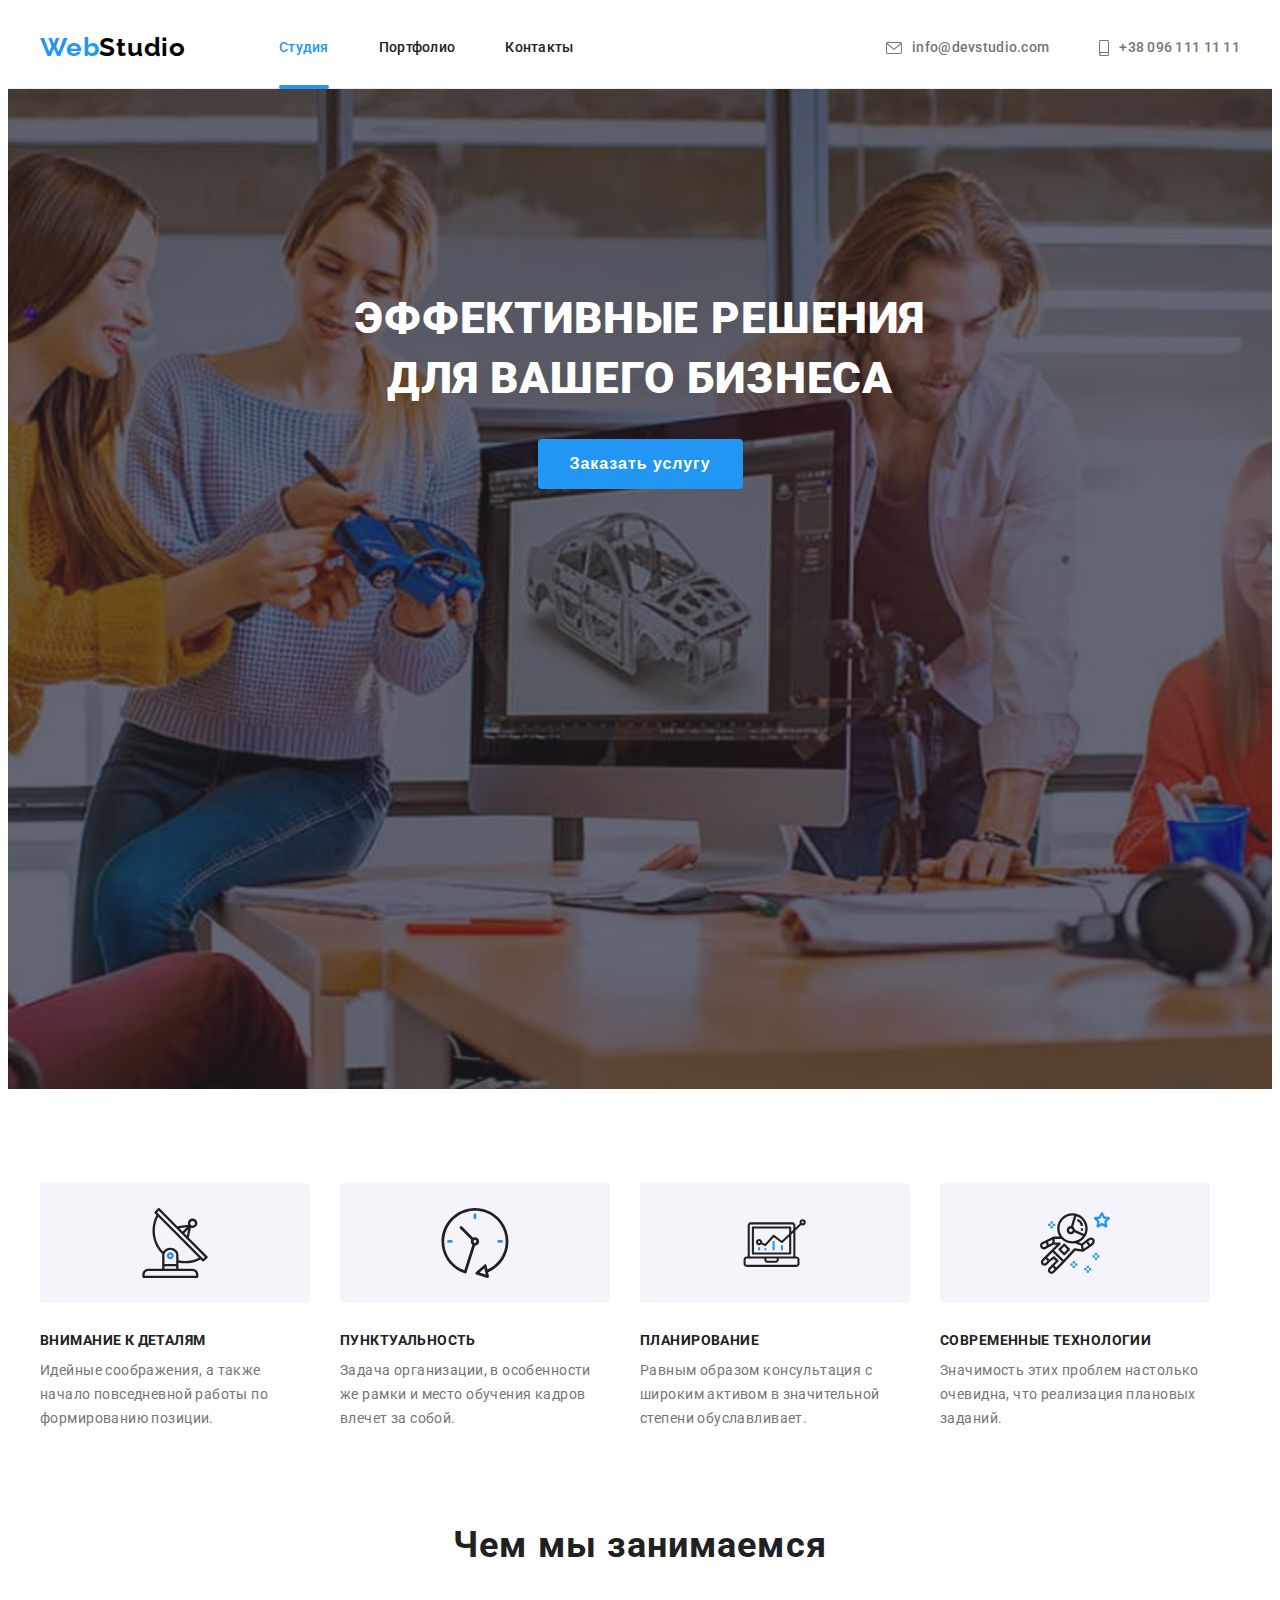
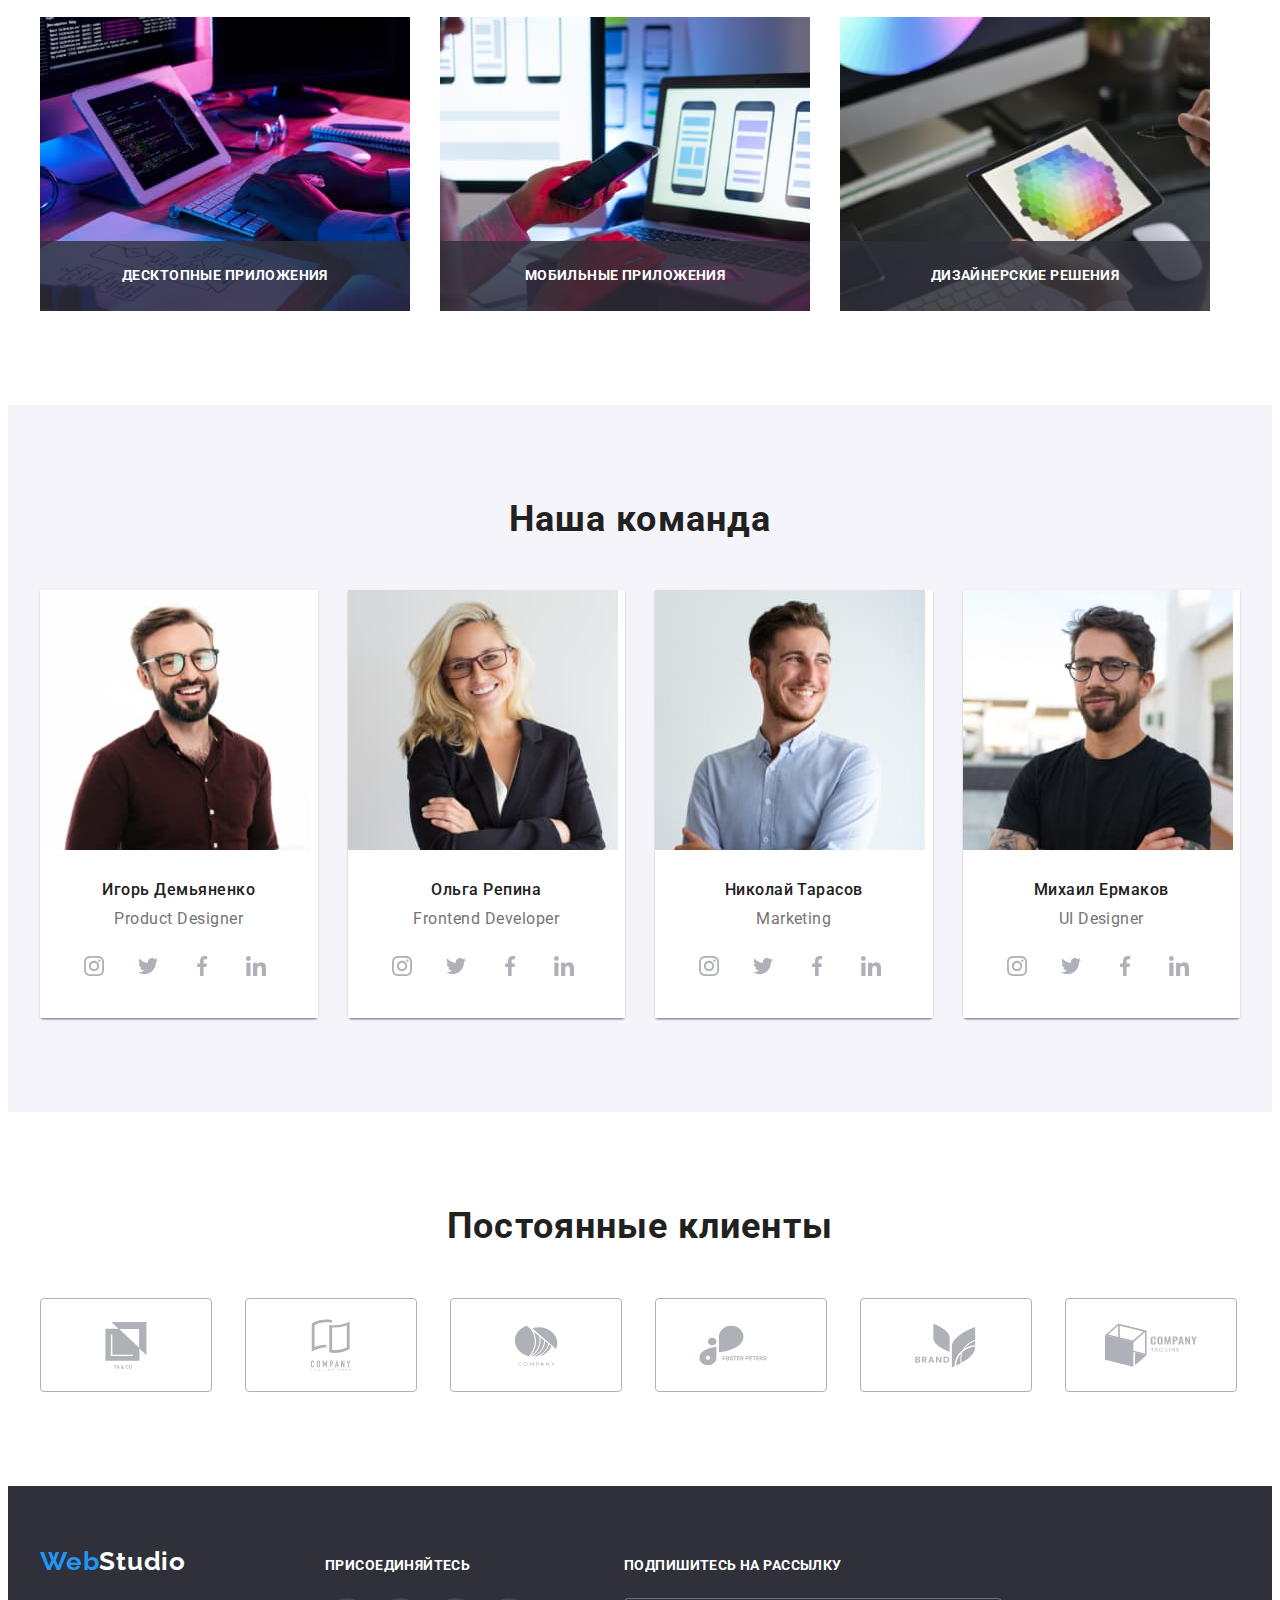
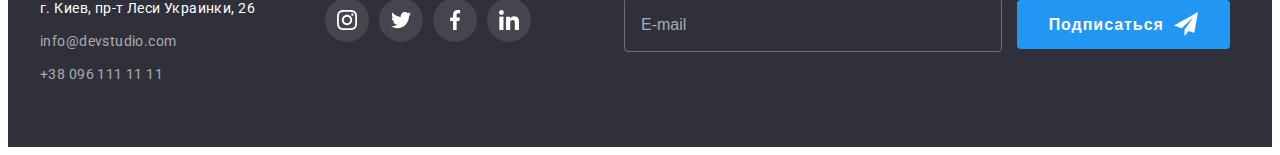
<file: index.html>
<!DOCTYPE html>
<html lang="ru">
<head>
    <meta charset="UTF-8">
    <meta name="viewport" content="width=device-width, initial-scale=1.0">
    <title>Document</title>    
    <link rel="stylesheet" href="https://cdnjs.cloudflare.com/ajax/libs/modern-normalize/1.0.0/modern-normalize.min.css"
        integrity="sha512-ISS7cAi1PEhQ8jnbJpJZMd29NlhNj4AWYyLOSp2CE/CsHxTCu+r+t0D2yoJudVrd0/8fTVPUVDzY5Tvli75u/g=="
        crossorigin="anonymous" />
    <link rel="preconnect" href="https://fonts.gstatic.com">
    <link href="https://fonts.googleapis.com/css2?family=Raleway:wght@700&family=Roboto:wght@400;500;700;900&display=swap"
        rel="stylesheet">
    <link rel="stylesheet" href="./css/main.min.css"/>
</head>

<body>

    <!-- HEADER -->
<header> 
    <div class="container main-nav">  
    <nav class="site-nav">

        <a href="./" class="logo"> <span class="logo_blue-component">Web</span><span class="logo_black-component">Studio</span></a>
       
        <ul class="pages list ">
            <li class="item"><a href="./index.html" class="link current">Студия</a></li>
            <li class="item"><a href="./portfolio.html" class="link">Портфолио</a></li>
            <li class="item"><a href="#" class="link">Контакты</a></li>
        </ul>
         </nav>

        
            <ul class="address-nav list">
            <li class="item">
            <a href="mailto:info@devstudio.com" class="contacts-order link">
                <svg class="contacts-icon" width="16px" height="12px">
                    <use href="./images/icons.svg#icon-envelope"></use>
                </svg>
                info@devstudio.com</a></li>
            <li class="item"><a href="tel:+380961111111" class="contacts-order link">
                <svg class="contacts-icon" width="10px" height="16px">
                    <use href="./images/icons.svg#icon-smartphone"></use>
                </svg>
                +38 096 111 11 11</a></li>
            </ul>

        </div>
</header>

    <main>
        <!-- HERO -->

        <section class="hero">
            <h1 class="hero__title">Эффективные решения <br/> для вашего бизнеса</h1>
            <button data-modal-open type="button" class="button-primary">Заказать услугу</button>
        </section>

        <!-- ADVANTAGES SECTION -->

        <section class="section advant">
            <h2 class="visually-hidden">Наши преимущества</h2>
            
            <div class="container">
            <ul class="advant__list list">
                <li class="advant__item">
                    <div class="advant__content">
                        <svg class="advant__image" width="70px" height="70px">
                            <use href="./images/icons.svg#icon-antenna"></use>
                        </svg>
                    </div>
                    <h3 class="advant__title">Внимание к деталям</h3>
                    <p class="advant__description">Идейные соображения, а также начало повседневной работы по формированию позиции.</p>
                </li>

                <li class="advant__item">
                    <div class="advant__content">
                        <svg class="advant__image" width="70px" height="70px">
                            <use href="./images/icons.svg#icon-clock"></use>
                        </svg>
                    </div>
                    <h3 class="advant__title">Пунктуальность</h3>
                    <p class="advant__description">Задача организации, в особенности же рамки и место обучения кадров влечет за собой.</p>
                </li>

                <li class="advant__item">
                    <div class="advant__content">
                        <svg class="advant__image" width="70px" height="70px">
                            <use href="./images/icons.svg#icon-diagram"></use>
                        </svg>
                    </div>
                    <h3 class="advant__title">Планирование</h3>
                    <p class="advant__description">Равным образом консультация с широким активом в значительной степени обуславливает.</p>
                </li>

                <li class="advant__item">
                    <div class="advant__content">
                        <svg class="advant__image" width="70px" height="70px">
                            <use href="./images/icons.svg#icon-astronaut"></use>
                        </svg>
                    </div>
                    <h3 class="advant__title">Современные технологии</h3>
                    <p class="advant__description">Значимость этих проблем настолько очевидна, что реализация плановых заданий.</p>
                </li>
            </ul>
            </div>
        
        </section>        
         
        <!-- SERVICES SECTION -->

        <section class="section section__serv">
            <div class="container">
            <h2 class="section__title">Чем мы занимаемся</h2>
            <ul class="serv__list list">
                <li class="serv__item">
                    
                    <img src="./images/img_1.jpg" alt="Человек, работающий с планшетом и клавиатурой" width="370">
                    
                    <div class="serv__overlay">
                    <p class="serv__direction">Десктопные приложения</p>
                    </div>
                </li>

                <li class="serv__item">
                    <img src="./images/img_2.jpg" alt="Человек, работающий с телефоном и ноутбуком" width="370">

                    <div class="serv__overlay">
                        <p class="serv__direction">Мобильные приложения</p>
                    </div>
                </li>

                <li class="serv__item">
                    <img src="./images/img_3.jpg" alt="Человек рассматривает цветовую гамму на планшете" width="370">

                    <div class="serv__overlay">
                        <p class="serv__direction">Дизайнерские решения</p>
                    </div>
                </li>
            </ul>
            </div>
        </section>

        <!-- TEAM SECTION -->

        <section class="section section__team">
            <div class="container">
            <h2 class="section__title">Наша команда</h2>
            <ul class="list team__list">
                <li class="team__member"> 
                    <img src="./images/img_id.jpg" alt="Игорь Демьяненко" width="270">
                <div class="team__content">
                <h3 class="team__person">Игорь Демьяненко</h3>
                <p class="team__position">Product Designer</p>
                <ul class="social-list list">
                    <li class="social-list__item">
                        <a href="#" class="social-list__link link">
                            <svg class="social-list__icon" width="20px" height="20px">
                                <use href="./images/icons.svg#icon-instagram"></use>
                            </svg>
                        </a>
                    </li>
                    <li class="social-list__item">
                        <a href="#" class="social-list__link link">
                            <svg class="social-list__icon" width="20px" height="20px">
                                <use href="./images/icons.svg#icon-twitter"></use>
                            </svg>
                        </a>
                    </li>
                    <li class="social-list__item">
                        <a href="#" class="social-list__link link">
                            <svg class="social-list__icon" width="20px" height="20px">
                                <use href="./images/icons.svg#icon-facebook"></use>
                            </svg>
                        </a>
                    </li>
                    <li class="social-list__item">
                        <a href="#" class="social-list__link link">
                            <svg class="social-list__icon" width="20px" height="20px">
                                <use href="./images/icons.svg#icon-linkedin"></use>
                            </svg>
                        </a>
                    </li>
                </ul>
                </div>
                </li>

                <li class="team__member">
                    <img src="./images/img_or.jpg" alt="Ольга Репина" width="270">
                <div class="team__content">
                <h3 class="team__person">Ольга Репина</h3>
                <p class="team__position">Frontend Developer</p>
                <ul class="social-list list">
                    <li class="social-list__item">
                        <a href="#" class="social-list__link link">
                            <svg class="social-list__icon" width="20px" height="20px">
                                <use href="./images/icons.svg#icon-instagram"></use>
                            </svg>
                        </a>
                    </li>
                    <li class="social-list__item">
                        <a href="#" class="social-list__link link">
                            <svg class="social-list__icon" width="20px" height="20px">
                                <use href="./images/icons.svg#icon-twitter"></use>
                            </svg>
                        </a>
                    </li>
                    <li class="social-list__item">
                        <a href="#" class="social-list__link link">
                            <svg class="social-list__icon" width="20px" height="20px">
                                <use href="./images/icons.svg#icon-facebook"></use>
                            </svg>
                        </a>
                    </li>
                    <li class="social-list__item">
                        <a href="#" class="social-list__link link">
                            <svg class="social-list__icon" width="20px" height="20px">
                                <use href="./images/icons.svg#icon-linkedin"></use>
                            </svg>
                        </a>
                    </li>
                </ul>
                </div>
                </li>

                <li class="team__member">
                    <img src="./images/img_nt.jpg" alt="Николай Тарасов" width="270">
                <div class="team__content">
                <h3 class="team__person">Николай Тарасов</h3>
                <p class="team__position">Marketing</p> 
                <ul class="social-list list">
                    <li class="social-list__item">
                        <a href="#" class="social-list__link link">
                            <svg class="social-list__icon" width="20px" height="20px">
                                <use href="./images/icons.svg#icon-instagram"></use>
                            </svg>
                        </a>
                    </li>
                    <li class="social-list__item">
                        <a href="#" class="social-list__link link">
                            <svg class="social-list__icon" width="20px" height="20px">
                                <use href="./images/icons.svg#icon-twitter"></use>
                            </svg>
                        </a>
                    </li>
                    <li class="social-list__item">
                        <a href="#" class="social-list__link link">
                            <svg class="social-list__icon" width="20px" height="20px">
                                <use href="./images/icons.svg#icon-facebook"></use>
                            </svg>
                        </a>
                    </li>
                    <li class="social-list__item">
                        <a href="#" class="social-list__link link">
                            <svg class="social-list__icon" width="20px" height="20px">
                                <use href="./images/icons.svg#icon-linkedin"></use>
                            </svg>
                        </a>
                    </li>
                </ul>
                </div>
                </li>

                <li class="team__member">
                    <img src="./images/img_me.jpg" alt="Михаил Ермаков" width="270">
                <div class="team__content">
                <h3 class="team__person">Михаил Ермаков</h3>
                <p class="team__position">UI Designer</p>
                <ul class="social-list list">
                    <li class="social-list__item">
                        <a href="#" class="social-list__link link">
                            <svg class="social-list__icon" width="20px" height="20px">
                                <use href="./images/icons.svg#icon-instagram"></use>
                            </svg>
                        </a>
                    </li>
                    <li class="social-list__item">
                        <a href="#" class="social-list__link link">
                            <svg class="social-list__icon" width="20px" height="20px">
                                <use href="./images/icons.svg#icon-twitter"></use>
                            </svg>
                        </a>
                    </li>
                    <li class="social-list__item">
                        <a href="#" class="social-list__link link">
                            <svg class="social-list__icon" width="20px" height="20px">
                                <use href="./images/icons.svg#icon-facebook"></use>
                            </svg>
                        </a>
                    </li>
                    <li class="social-list__item">
                        <a href="#" class="social-list__link link">
                            <svg class="social-list__icon" width="20px" height="20px">
                                <use href="./images/icons.svg#icon-linkedin"></use>
                            </svg>
                        </a>
                    </li>
                </ul>
                </div>
                </li>
            </ul>
            </div>
                        
        </section>

        <!-- CLIENTS SECTION -->

        <section class="section">
            <div class="container">
                <h2 class="section__title">Постоянные клиенты</h2>

                <ul class="clients-list list">
                    <li class="clients-logo">
                        <a href="#" class="clients-link link">
                            <svg class="clients-icon" width="42" height="47">
                                <use href="./images/icons.svg#icon-client-1"></use>
                        </svg></a>
                    </li>
                        
                    <li class="clients-logo">
                        <a href="#" class="clients-link link">
                            <svg class="clients-icon" width="40" height="52">
                                <use href="./images/icons.svg#icon-client-2"></use>
                            </svg></a>
                    </li>

                    <li class="clients-logo">
                        <a href="#" class="clients-link link">
                            <svg class="clients-icon" width="44" height="41">
                                <use href="./images/icons.svg#icon-client-3"></use>
                            </svg></a>
                    </li>

                    <li class="clients-logo">
                        <a href="#" class="clients-link link">
                            <svg class="clients-icon" width="84" height="41">
                                <use href="./images/icons.svg#icon-client-4"></use>
                            </svg></a>
                    </li>

                    <li class="clients-logo">
                        <a href="#" class="clients-link link">
                            <svg class="clients-icon" width="63" height="45">
                                <use href="./images/icons.svg#icon-client-5"></use>
                            </svg></a>
                    </li>

                    <li class="clients-logo">
                        <a href="#" class="clients-link link">
                            <svg class="clients-icon" width="94" height="44">
                                <use href="./images/icons.svg#icon-client-6"></use>
                            </svg></a>
                    </li>
                </ul>

            </div>
        </section>    


    </main>

    <!-- FOOTER SECTION -->

<footer class="footer-block">
    <div class="footer-content container ">
    <div class="address-block">
        <a href="/" class="logo footer-sign"> <span class="logo_blue-component">Web</span><span
                class="logo_white-component">Studio</span></a>
        <address class="footer-address">
            <ul class="list">
                <li class="address-item"><a href="#" class="address-link address-link-white">г. Киев, пр-т Леси Украинки, 26</a></li>
                <li class="address-item"><a href="mailto:info@devstudio.com" class="address-link">info@devstudio.com</a></li>
                <li class="address-item"><a href="tel:+380961111111" class="address-link">+38 096 111 11 11</a></li>
            </ul>
        </address>
    </div>
    <div class="join-block">
        <p class="join-mailing-content">Присоединяйтесь</p>
        <ul class="social-list list">
        <li class="social-list__item">
            <a href="#" class="social-list__link link">
                <svg class="social-list__icon" width="20px" height="20px">
                    <use href="./images/icons.svg#icon-instagram"></use>
                </svg>
            </a>
        </li>
        <li class="social-list__item">
            <a href="#" class="social-list__link link">
                <svg class="social-list__icon" width="20px" height="20px">
                    <use href="./images/icons.svg#icon-twitter"></use>
                </svg>
            </a>
        </li>
        <li class="social-list__item">
            <a href="#" class="social-list__link link">
                <svg class="social-list__icon" width="20px" height="20px">
                    <use href="./images/icons.svg#icon-facebook"></use>
                </svg>
            </a>
        </li>
        <li class="social-list__item">
            <a href="#" class="social-list__link link">
                <svg class="social-list__icon" width="20px" height="20px">
                    <use href="./images/icons.svg#icon-linkedin"></use>
                </svg>
            </a>
        </li>
        </ul>
  </div>

  <div class="mailing-block">
    <p class="join-mailing-content">Подпишитесь на рассылку</p>
    <form action="#" method="GET" class="contact-form">
    <input type="email" name="email-subscription" placeholder="E-mail" class="footer-input">
    <button type="submit" class="button-primary subscription">Подписаться
        <svg class="svg-send">
            <use href="./images/icons.svg#icon-send"></use>
        </svg>
    </button>
    </form>
  </div>
    </div>

</footer> 

<div class="backdrop is-hidden" data-modal>
    <div class="modal">
        <button type="button" class="modal-close-btn" data-modal-close>
            <svg class="icon-close" width="18" height="18">
                <use href="./images/icons.svg#icon-close"></use>
            </svg>
        </button>

        <form class="modal-form">
            <p class="modal-form-caption">Оставьте свои данные, мы вам перезвоним</p>
            
            <label for="modal-name" class="modal-form-field">Имя</label>
                
                <span class="modal-form-input-wrapper">
                    <input type="text" name="user-name" class="modal-form-input" id="modal-name" required >
                    <svg class="modal-form-icon" width="18" height="18">
                        <use href="./images/icons.svg#icon-modal-person"></use>
                    </svg>
                </span>
                
        
            
        
            <label for="modal-phone" class="modal-form-field">Телефон</label>
                
                <span class="modal-form-input-wrapper">
                    <input type="tel" name="user-phone" class="modal-form-input" id="modal-phone" required>
                    <svg class="modal-form-icon" width="18" height="18">
                        <use href="./images/icons.svg#icon-modal-phone"></use>
                    </svg>
                </span>
            

            <label for="modal-mail" class="modal-form-field">Почта</label>
                
                <span class="modal-form-input-wrapper">
                    <input type="email" name="user-email" class="modal-form-input" id="modal-mail" required>
                    <svg class="modal-form-icon" width="18" height="18">
                        <use href="./images/icons.svg#icon-modal-email"></use>
                    </svg>
                </span>
            
        
            <label for="modal-commentary" class="commentary"> Комментарий</label>
        
            <textarea name="user-message" class="modal-form-message" id="modal-commentary" placeholder="Введите текст"></textarea>
            
        
            <div class="modal-form-policy">
            <input type="checkbox" name="user-policy" class="modal-form-checkbox visually-hidden" id="checkbox-policy" required>
            <label for="checkbox-policy" class="modal-form-checkbox-policy">Соглашаюсь с рассылкой и принимаю
                <a class="modal-form-policy-link" href="#">Условия договора</a></label>
            </div>
            <button type="submit" class="modal-form-btn button-primary">Отправить</button>
        </form>
    </div>
</div>

<script src="./js/modal.js"></script>
</body>
</html>
</file>
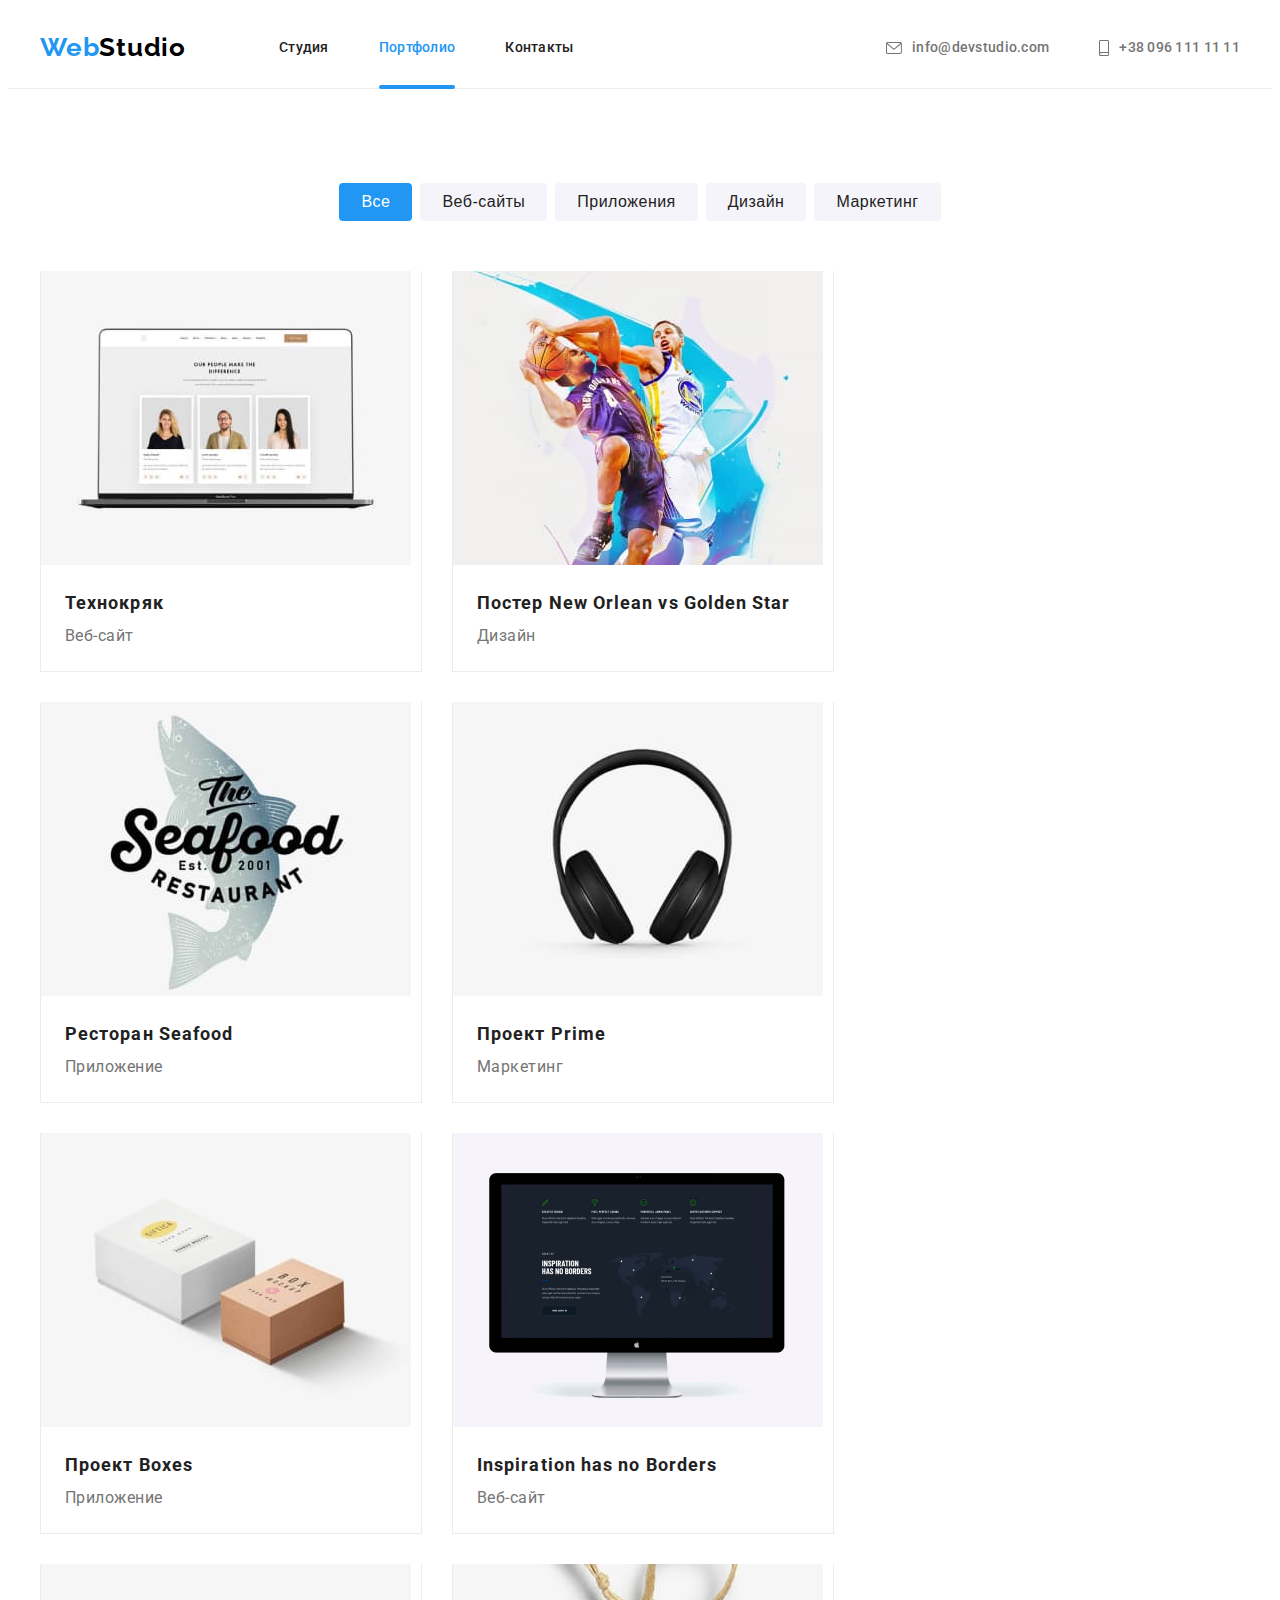
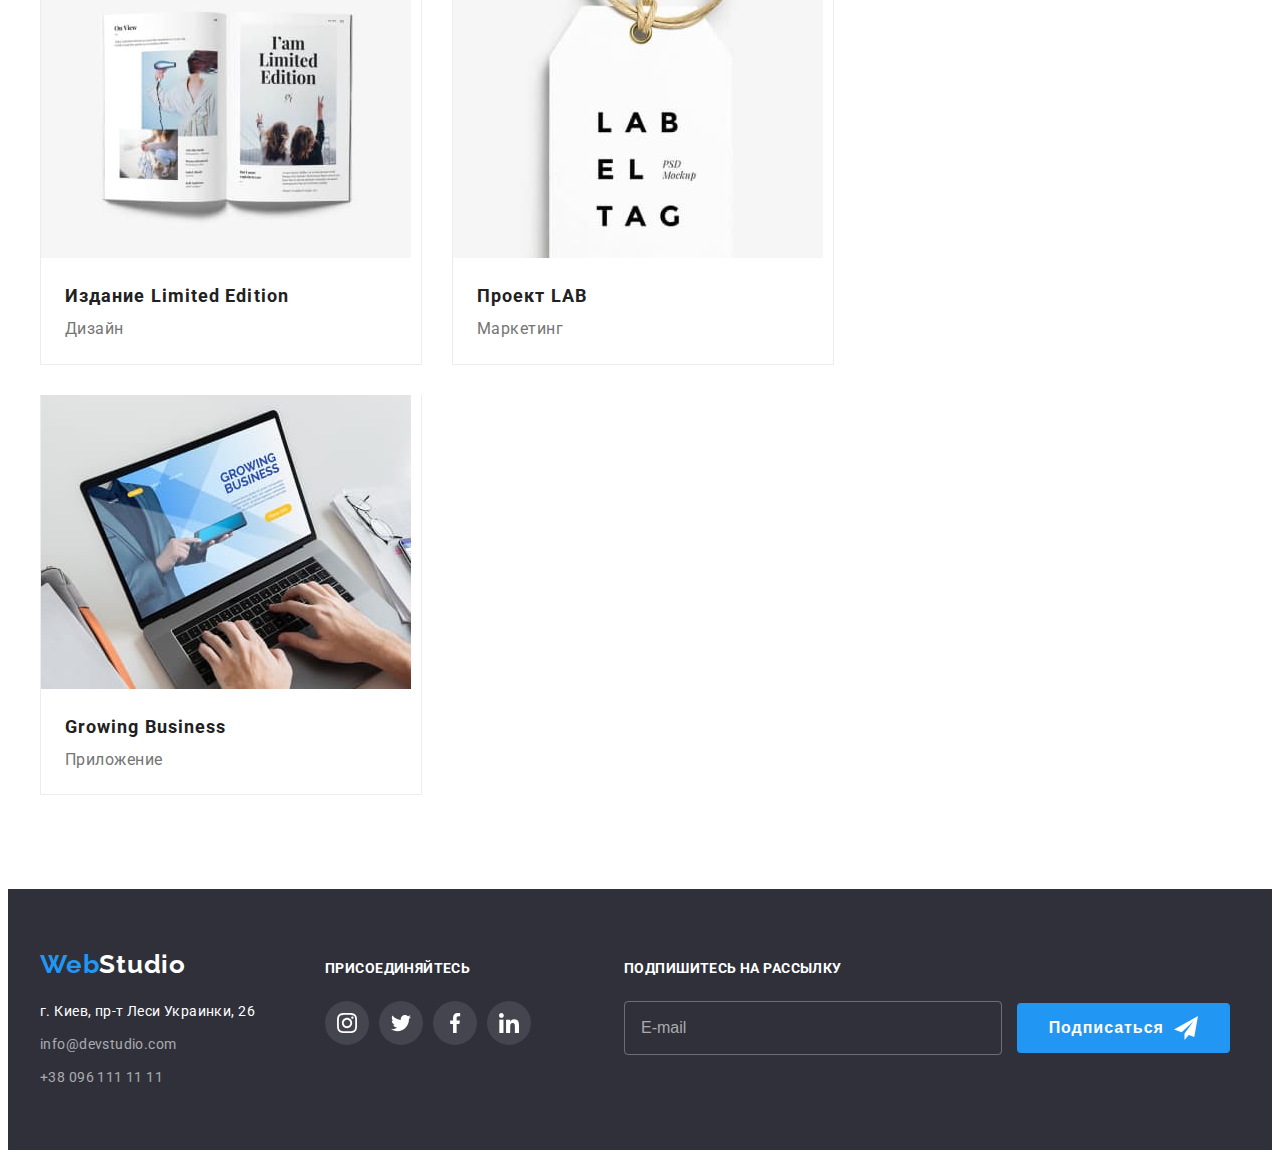
<file: portfolio.html>
<!DOCTYPE html>
<html lang="ru">
<head>
    <meta charset="UTF-8">
    <meta http-equiv="X-UA-Compatible" content="IE=edge">
    <meta name="viewport" content="width=device-width, initial-scale=1.0">
    <title>Document</title>
    <link rel="stylesheet" href="https://cdnjs.cloudflare.com/ajax/libs/modern-normalize/1.0.0/modern-normalize.min.css"
    integrity="sha512-ISS7cAi1PEhQ8jnbJpJZMd29NlhNj4AWYyLOSp2CE/CsHxTCu+r+t0D2yoJudVrd0/8fTVPUVDzY5Tvli75u/g=="
    crossorigin="anonymous" />
    <link rel="preconnect" href="https://fonts.gstatic.com">
    <link href="https://fonts.googleapis.com/css2?family=Raleway:wght@700&family=Roboto:wght@400;500;700;900&display=swap"
        rel="stylesheet">
    <link rel="stylesheet" href="./css/main.min.css"/>
</head>
<body>
    <!-- HEADER -->
    <header>
        <div class="container main-nav">
            <nav class="site-nav">
    
                <a href="./" class="logo"> <span class="logo_blue-component">Web</span><span
                        class="logo_black-component">Studio</span></a>
    
                <ul class="pages list ">
                <li class="item"><a href="./index.html" class="link">Студия</a></li>
                <li class="item"><a href="./portfolio.html" class="link current">Портфолио</a></li>
                <li class="item"><a href="#" class="link">Контакты</a></li>
            </ul>
            </nav>
            
            
                <ul class="address-nav list">
                    <li class="item">
                        <a href="mailto:info@devstudio.com" class="contacts-order link">
                            <svg class="contacts-icon" width="16px" height="12px">
                                <use href="./images/icons.svg#icon-envelope"></use>
                            </svg>
                            info@devstudio.com</a>
                    </li>
                    <li class="item"><a href="tel:+380961111111" class="contacts-order link">
                            <svg class="contacts-icon" width="10px" height="16px">
                                <use href="./images/icons.svg#icon-smartphone"></use>
                            </svg>
                            +38 096 111 11 11</a></li>
                </ul>
            
            </div>
    </header>

    <main>      
             <!--EXAMPLES  -->
        <section class="section examples">
            <h1 class="visually-hidden">Наши работы</h1>
            
            <!-- Фильтр, набор радиокнопок, клас "фильтр" -->
            <div class="container">
            <ul class="list button-list">
                <li class="filter-item"><button type="button" class="button-filter current">Все</button></li>
                <li class="filter-item"><button type="button" class="button-filter">Веб-сайты</button></li>
                <li class="filter-item"><button type="button" class="button-filter">Приложения</button></li>
                <li class="filter-item"><button type="button" class="button-filter">Дизайн</button></li>
                <li class="filter-item"><button type="button" class="button-filter">Маркетинг</button></li>
            </ul>
            </div>

            <div class="container">

            <ul class="list examples-set">
                <li class="exm-item"> 
                    <a href="#" class="exm-link">
                        <div class="exm-img-wrapper">                
                        <img src="./images/p1.jpg" alt="Ноутбук, на котором открыта веб-страница" width="370"> 
                        <p class="overlay exm-text">Технокряк это современная площадка распространения коронавируса. Компании используют эту платформу для цифрового шпионажа и атак на защищённые сервера конкурентов.</p> 
                        </div>
                        <div class="item-descript">
                        <h2 class="examples-title">Технокряк</h2>
                        <p class="examples-type">Веб-сайт</p> 
                        </div>
                    </a>
                </li>

                <li class="exm-item"> 
                    <a href="#" class="exm-link">
                        <div class="exm-img-wrapper">
                        <img src="./images/p2.jpg" alt="Наушники" width="370">
                        <p class="overlay exm-text">Технокряк это современная площадка распространения коронавируса. Компании используют эту платформудля цифрового шпионажа и атак на защищённые сервера конкурентов.</p>
                        </div>
                        <div class="item-descript">
                        <h2 class="examples-title">Постер New Orlean vs Golden Star</h2>
                        <p class="examples-type">Дизайн</p> 
                        </div>
                    </a>
                </li>

                <li class="exm-item">
                    <a href="#" class="exm-link">
                        <div class="exm-img-wrapper">
                        <img src="./images/p3.jpg" alt="Журнал" width="370">
                        <p class="overlay exm-text">Технокряк это современная площадка распространения коронавируса. Компании используют эту платформу для цифрового шпионажа и атак на защищённые сервера конкурентов.</p>
                        </div>
                        <div class="item-descript">
                        <h2 class="examples-title">Ресторан Seafood</h2>
                        <p class="examples-type">Приложение</p>
                        </div>
                    </a>
                </li>

                <li class="exm-item">
                    <a href="#" class="exm-link">
                        <div class="exm-img-wrapper">
                        <img src="./images/p4.jpg" alt="Баскетболисты" width="370">
                        <p class="overlay exm-text">Технокряк это современная площадка распространения коронавируса. Компании используют эту платформу для цифрового шпионажа и атак на защищённые сервера конкурентов.</p>
                        </div>
                        <div class="item-descript">
                        <h2 class="examples-title">Проект Prime</h2>
                        <p class="examples-type">Маркетинг</p>
                        </div>
                    </a>
                </li>

                <li class="exm-item">
                    <a href="#" class="exm-link">
                        <div class="exm-img-wrapper">
                        <img src="./images/p5.jpg" alt="Коробки" width="370">
                        <p class="overlay exm-text">Технокряк это современная площадка распространения коронавируса. Компании используют эту платформу для цифрового шпионажа и атак на защищённые сервера конкурентов.</p>
                        </div>
                        <div class="item-descript">
                        <h2 class="examples-title">Проект Boxes</h2>
                        <p class="examples-type">Приложение</p>  
                    </div>
                    </a>    
                </li>

                <li class="exm-item"> 
                        <a href="#" class="exm-link">
                        <div class="exm-img-wrapper">
                        <img src="./images/p6.jpg" alt="Бирка" width="370">
                        <p class="overlay exm-text">Технокряк это современная площадка распространения коронавируса. Компании используют эту платформу для цифрового шпионажа и атак на защищённые сервера конкурентов.</p>
                        </div>
                        <div class="item-descript">
                        <h2 class="examples-title">Inspiration has no Borders</h2>
                        <p class="examples-type">Веб-сайт</p>  
                        </div>
                    </a>
                </li>

                <li class="exm-item">
                    <a href="#" class="exm-link">
                        <div class="exm-img-wrapper">
                        <img src="./images/p7.jpg" alt="Бренд ресторана" width="370">
                        <p class="overlay exm-text">Технокряк это современная площадка распространения коронавируса. Компании используют эту платформу для цифрового шпионажа и атак на защищённые сервера конкурентов.</p>
                        </div>
                        <div class="item-descript">
                        <h2 class="examples-title">Издание Limited Edition</h2>
                        <p class="examples-type">Дизайн</p>  
                        </div>
                    </a>
                </li>

                <li class="exm-item">
                    <a href="#" class="exm-link ">
                        <div class="exm-img-wrapper">
                        <img src="./images/p8.jpg" alt="Монитор компьютера" width="370">
                        <p class="overlay exm-text">Технокряк это современная площадка распространения коронавируса. Компании используют эту платформу для цифрового шпионажа и атак на защищённые сервера конкурентов.</p>
                        </div>
                        <div class="item-descript">
                        <h2 class="examples-title">Проект LAB</h2>
                        <p class="examples-type">Маркетинг</p>
                        </div>
                    </a>
                </li>

                <li class="exm-item">
                    <a href="#" class="exm-link">
                        <div class="exm-img-wrapper">
                        <img src="./images/p9.jpg" alt="Человек, работающий за ноутбуком" width="370">
                        <p class="overlay exm-text">Технокряк это современная площадка распространения коронавируса. Компании используют эту платформу для цифрового шпионажа и атак на защищённые сервера конкурентов.</p>
                        </div>
                        <div class="item-descript">
                        <h2 class="examples-title">Growing Business</h2>
                        <p class="examples-type">Приложение</p>
                        </div>
                    </a>
                </li>
            </ul>
            </div>
        

        </section>
    </main>

<!-- FOOTER SECTION -->

<footer class="footer-block">
    <div class="footer-content container ">
        <div class="address-block">
            <a href="/" class="logo footer-sign"> <span class="logo_blue-component">Web</span><span
                    class="logo_white-component">Studio</span></a>
            <address class="footer-address">
                <ul class="list">
                    <li class="address-item"><a href="#" class="address-link address-link-white">г. Киев, пр-т Леси
                            Украинки, 26</a></li>
                    <li class="address-item"><a href="mailto:info@devstudio.com"
                            class="address-link">info@devstudio.com</a></li>
                    <li class="address-item"><a href="tel:+380961111111" class="address-link">+38 096 111 11 11</a></li>
                </ul>
            </address>
        </div>
        <div class="join-block">
            <p class="join-mailing-content">Присоединяйтесь</p>
            <ul class="social-list list">
                <li class="social-list__item">
                    <a href="#" class="social-list__link link">
                        <svg class="social-list__icon" width="20px" height="20px">
                            <use href="./images/icons.svg#icon-instagram"></use>
                        </svg>
                    </a>
                </li>
                <li class="social-list__item">
                    <a href="#" class="social-list__link link">
                        <svg class="social-list__icon" width="20px" height="20px">
                            <use href="./images/icons.svg#icon-twitter"></use>
                        </svg>
                    </a>
                </li>
                <li class="social-list__item">
                    <a href="#" class="social-list__link link">
                        <svg class="social-list__icon" width="20px" height="20px">
                            <use href="./images/icons.svg#icon-facebook"></use>
                        </svg>
                    </a>
                </li>
                <li class="social-list__item">
                    <a href="#" class="social-list__link link">
                        <svg class="social-list__icon" width="20px" height="20px">
                            <use href="./images/icons.svg#icon-linkedin"></use>
                        </svg>
                    </a>
                </li>
            </ul>
        </div>

        <div class="mailing-block">
            <p class="join-mailing-content">Подпишитесь на рассылку</p>
            <form action="#" method="GET" class="contact-form">
                <input type="email" name="email-subscription" placeholder="E-mail" class="footer-input">
                <button type="submit" class="button-primary subscription">Подписаться
                    <svg class="svg-send">
                        <use href="./images/icons.svg#icon-send"></use>
                    </svg>
                </button>
            </form>
        </div>
    </div>

</footer>
    
</body>
</html>
</file>
<file: css/main.min.css>
.visually-hidden{position:absolute;width:1px;height:1px;margin:-1px;border:0;padding:0;white-space:nowrap;clip-path:inset(100%);clip:rect(0 0 0 0);overflow:hidden}h1,h2,h3,h4,h5,h6,p,ul{margin-top:0;margin-bottom:0}ul,ol{margin-top:0;margin-bottom:0;padding-left:0}body{color:#757575;font-family:"Roboto", sans-serif;letter-spacing:-0.03em;font-size:14px;line-height:1.71}img{display:block;max-width:100%;height:auto}.list{list-style:none;padding:0;margin:0}.container{margin-left:auto;margin-right:auto;width:1200px;padding-left:15px;padding-right:15px}.section{padding-top:94px;padding-bottom:94px}.section__title{margin-bottom:50px;color:#212121;font-weight:700;font-size:36px;line-height:1.16;text-align:center;letter-spacing:0.03em}.button-primary{display:inline-block;min-width:200px;padding:10px 32px;border-radius:4px;border:none;background-color:#2196f3;color:#fff;font-weight:700;font-size:16px;line-height:1.87;align-items:center;letter-spacing:0.06em;text-decoration:none;cursor:pointer}.button-primary.subscription{display:inline-flex;justify-content:center;align-items:center}.logo{display:block;padding-top:24px;padding-bottom:25px;font-family:"Raleway", sans-serif;font-size:26px;font-weight:700;line-height:1.19;text-decoration:none;letter-spacing:0.03em}.logo_blue-component{color:#2196f3}.logo_black-component{color:#000}.logo_white-component{color:#fff}.site-nav{display:flex}.pages{display:flex;margin-left:93px}.pages .item+.item{margin-left:50px}.pages .item:last-child{margin-right:0}.site-nav .link{display:block;padding-top:32px;padding-bottom:32px;color:#212121;font-weight:500;font-size:14px;line-height:1.14;letter-spacing:0.02em;text-decoration:none;transition:color 250ms cubic-bezier(0.4, 0, 0.2, 1)}.site-nav .link.current{position:relative;color:#2196f3}.site-nav .link:hover,.site-nav .link:focus{color:#2196f3}.link.current::after{content:"";position:absolute;left:0;bottom:-1px;display:block;width:100%;height:4px;background-color:#2196f3;border-radius:2px}.address-nav{display:flex;margin-left:auto;align-items:center}.address-nav .item+.item{margin-left:50px}.address-nav .link{padding-top:32px;padding-bottom:32px;color:#757575;font-style:normal;font-weight:500;font-size:14px;line-height:1.14;letter-spacing:0.02em;text-decoration:none;transition:color 250ms cubic-bezier(0.4, 0, 0.2, 1)}.address-nav .link:hover,.address-nav .link:focus{color:#2196f3}.contacts-order{display:flex;align-items:center}.contacts-icon{fill:currentColor;margin-right:10px;transition:fill 250ms cubic-bezier(0.4, 0, 0.2, 1)}.contacts-icon:hover,.contacts-icon:focus{fill:#2196f3}.social-list{display:flex;align-items:center}.social-list__item:not(:last-child){margin-right:10px}.social-list__link{display:flex;justify-content:center;align-items:center;border-radius:50%;width:44px;height:44px;color:#afb1b8;background-color:transparent;transition:background-color 250ms cubic-bezier(0.4, 0, 0.2, 1)}.social-list__link:hover,.social-list__link:focus{background-color:#2196f3}.social-list__icon{fill:currentColor;transition:fill 250ms cubic-bezier(0.4, 0, 0.2, 1)}.social-list__link:hover .social-list__icon,.social-list__link:focus .social-list__icon{fill:#fff}.button-list{display:flex;justify-content:center;margin-bottom:50px}.button-filter{display:inline-block;padding:6px 22px;background-color:#f5f4fa;color:#212121;border-radius:4px;border:none;cursor:pointer;font-weight:500;font-size:16px;line-height:1.62;text-align:center;letter-spacing:0.03em;transition:background-color 250ms cubic-bezier(0.4, 0, 0.2, 1),color 250ms cubic-bezier(0.4, 0, 0.2, 1),box-shadow 250ms cubic-bezier(0.4, 0, 0.2, 1)}.button-filter:hover,.button-filter:focus{background-color:#2196f3;color:#fff;box-shadow:0px 3px 1px rgba(0,0,0,0.1),0px 1px 2px rgba(0,0,0,0.08),0px 2px 2px rgba(0,0,0,0.12)}.button-filter.current{background-color:#2196f3;color:#fff}.filter-item+.filter-item{margin-left:8px}.backdrop{position:fixed;top:0;left:0;width:100vw;height:100vh;background-color:rgba(0,0,0,0.2);z-index:100;transition:opacity 250ms cubic-bezier(0.4, 0, 0.2, 1),visibility 250ms cubic-bezier(0.4, 0, 0.2, 1)}.backdrop.is-hidden{opacity:0;visibility:hidden;pointer-events:none}.modal{position:absolute;top:50%;left:50%;transform:translate(-50%, -50%);min-width:528px;min-height:580px;padding:40px;background-color:#fff;border-radius:4px;box-shadow:0px 1px 3px rgba(0,0,0,0.12),0px 1px 1px rgba(0,0,0,0.14),0px 2px 1px rgba(0,0,0,0.2)}.modal-close-btn{position:absolute;top:8px;right:8px;display:flex;justify-content:center;align-items:center;width:30px;height:30px;background-color:transparent;border:1px solid rgba(0,0,0,0.1);border-radius:50%;cursor:pointer;padding:0}.icon-close{fill:currentColor;transition:fill 250ms cubic-bezier(0.4, 0, 0.2, 1)}.modal-close-btn:hover .icon-close,.modal-close-btn:focus .icon-close{fill:#2196f3}.modal-form-caption{margin-bottom:12px;color:#212121;font-size:20px;font-weight:700;text-align:center;letter-spacing:0.03em}.modal-form{display:flex;flex-direction:column}.modal-form-input-wrapper{display:block;position:relative;margin-bottom:10px}.modal-form-icon{position:absolute;top:50%;left:12px;transform:translateY(-50%);display:block;transition:fill 250ms cubic-bezier(0.4, 0, 0.2, 1)}.modal-form-input:hover+.modal-form-icon,.modal-form-input:focus+.modal-form-icon{fill:#2196f3}.modal-form-input{width:100%;height:40px;padding-left:42px;border:1px solid rgba(33,33,33,0.2);border-radius:4px}.modal-form-input:focus{border-color:#2196f3;outline:none}.modal-form-message{width:100%;height:120px;resize:none;padding:12px 16px;margin-bottom:20px;border:1px solid rgba(33,33,33,0.2);border-radius:4px}.modal-form-message::placeholder{color:rgba(117,117,117,0.5);font-weight:400;font-size:12px;line-height:1.16;letter-spacing:0.01em}.modal-form-message:focus{outline:none;border-color:#2196f3}.modal-form-policy{display:flex;justify-content:center;align-items:center}.modal-form-checkbox-policy{font-size:14px;line-height:1.71;letter-spacing:0.03em;color:#757575}.modal-form-checkbox-policy::before{display:inline-block;vertical-align:middle;content:"";width:16px;height:15px;background-image:url(../images/icons-for-form/form-box.svg);cursor:pointer;margin-right:10px}.modal-form-checkbox:checked+.modal-form-checkbox-policy::before{background-image:url(../images/icons-for-form/check-colored.svg)}.modal-form-policy-link{color:#2196f3}.modal-form-btn{align-self:center;min-width:200px;margin-top:30px}header{border-bottom:1px solid #ececec}.main-nav{display:flex;align-items:center;justify-content:space-between}.hero{padding-top:200px;padding-bottom:200px;background-position:center;background-repeat:no-repeat;background-color:#c4c4c4;background-image:linear-gradient(rgba(47,48,58,0.4), rgba(47,48,58,0.4)),url("../images/hero_img.jpg");max-width:1600px;height:600px;background-size:cover;margin:0 auto;display:block;letter-spacing:0.06em;text-align:center}.hero__title{margin-top:0;margin-bottom:30px;color:#fff;font-weight:900;font-size:44px;line-height:1.36;text-align:center;text-transform:uppercase}.advant{padding-bottom:47px}.advant__list{display:flex}.advant__list .advant__item{width:270px;margin-bottom:0}.advant__list .advant__item+.advant__item{margin-left:30px}.advant__content{display:flex;justify-content:center;align-items:center;width:270px;height:120px;background-color:#f5f4fa;border-radius:4px;margin-bottom:30px}.advant__title{margin-top:0;margin-bottom:10px;color:#212121;font-weight:700;font-size:14px;line-height:1.14;letter-spacing:0.03em;text-transform:uppercase}.advant__description{font-size:14px;font-weight:400;line-height:1.71;letter-spacing:0.03em}.section__serv{padding-top:47px}.serv__list{display:flex}.serv__item{position:relative}.serv__item:not(:first-child){margin-left:30px}.serv__overlay{position:absolute;bottom:0;left:0;width:100%;height:70px;display:flex;justify-content:center;align-items:center;background-color:rgba(47,48,58,0.8)}.serv__direction{color:#fff;font-weight:700;font-size:14px;line-height:1.14;text-align:center;letter-spacing:0.03em;text-transform:uppercase}.section__team{background-color:#f5f4fa}.team__list{display:flex;text-align:center;flex-wrap:wrap;margin-left:calc(-1 * 30px);margin-top:calc(-1 * 30px)}.team__member{background-color:#ffffff;box-shadow:0px 1px 3px rgba(0,0,0,0.12),0px 1px 1px rgba(0,0,0,0.14),0px 2px 1px rgba(0,0,0,0.2);border-radius:0px 0px 4px 4px}.team__list .team__member{flex-basis:calc(100% / 4 - 30px);margin-top:30px;margin-left:30px}.team__content{padding:30px 32px;background-color:#fff}.team__person{margin-bottom:10px;color:#212121;font-weight:500;font-size:16px;line-height:1.19;letter-spacing:0.03em}.team__position{margin-bottom:16px;font-weight:400;font-size:16px;line-height:1.19;letter-spacing:0.03em}.clients-list{display:flex;flex-wrap:wrap;margin-left:calc(-1 * 30px);margin-top:calc(-1 * 30px)}.clients-logo{display:block;flex-basis:calc(100% / 6 - 30px);margin-left:30px;margin-top:30px}.clients-link{display:flex;justify-content:center;align-items:center;color:#afb1b8;width:170px;height:92px;border:1px solid #afb1b8;border-radius:4px;transition:border-color 250ms cubic-bezier(0.4, 0, 0.2, 1),color 250ms cubic-bezier(0.4, 0, 0.2, 1)}.clients-link:hover,.clients-link:focus{border-color:#2196f3;color:#2196f3}.clients-icon{fill:currentColor}.examples-set{display:flex;flex-wrap:wrap;margin-left:calc(-1 * 30px);margin-top:calc(-1 * 30px)}.exm-link{display:block;text-decoration:none;transition:box-shadow 250ms cubic-bezier(0.4, 0, 0.2, 1)}.exm-link:hover,.exm-link:focus{box-shadow:0px 1px 1px rgba(0,0,0,0.12),0px 4px 4px rgba(0,0,0,0.06),1px 4px 6px rgba(0,0,0,0.16)}.exm-item{border:1px solid #ececec;border-top:0;cursor:pointer}.exm-item .item-descript{padding-top:20px;padding-bottom:20px;padding-left:24px;padding-right:24px}.examples-set>.exm-item{flex-basis:calc(100% / 3 - 30px);margin-left:30px;margin-top:30px}.examples-title{color:#212121;font-weight:700;font-size:18px;line-height:2;letter-spacing:0.06em}.examples-type{color:#757575;font-weight:400;font-size:16px;line-height:1.87;letter-spacing:0.03em}.exm-img-wrapper{position:relative;overflow:hidden}.overlay{position:absolute;top:0;left:0;width:100%;height:100%;opacity:0;transform:translateY(100%);transition:transform 250ms cubic-bezier(0.4, 0, 0.2, 1),opacity 250ms cubic-bezier(0.4, 0, 0.2, 1);padding-top:63px;padding-left:24px;padding-bottom:63px;padding-right:24px;color:#fff;background-color:rgba(33,150,243,0.9)}.exm-link:hover .overlay,.exm-link:focus .overlay{transform:translateY(0%);opacity:1}.exm-text{font-style:normal;font-weight:400;font-size:18px;line-height:1.56;letter-spacing:0.03em}.footer-block{padding-top:60px;padding-bottom:60px;background-color:#2f303a}.footer-content{display:flex;align-items:baseline}.address-block{margin-right:70px}.logo.footer-sign{display:inline-block;padding:0;margin-bottom:20px}.footer-address{font-style:normal;font-weight:400;font-size:14px;line-height:1.71;letter-spacing:0.03em}.address-item:not(:last-child){margin-bottom:9px}.address-link{text-decoration:none;color:rgba(255,255,255,0.6);transition:color 250ms cubic-bezier(0.4, 0, 0.2, 1)}.address-link:hover,.address-link:focus{color:#2196f3}.address-link-white{color:#fff}.join-block{margin-right:93px}.join-mailing-content{margin-bottom:20px;font-size:14px;font-weight:700;color:#fff;letter-spacing:0.03em;text-transform:uppercase}footer .social-list__link{background-color:rgba(255,255,255,0.1)}footer .social-list__icon{fill:#fff}.footer-input{width:358px;height:50px;padding-left:16px;margin-right:12px;background-color:transparent;border:1px solid rgba(255,255,255,0.3);border-radius:4px;color:rgba(255,255,255,0.6)}.footer-input:focus{box-shadow:0px 4px 4px rgba(0,0,0,0.15);background-color:#2f303a}.footer-input::placeholder{font-size:16px;font-weight:400px;line-height:1.25;color:rgba(255,255,255,0.6)}.svg-send{margin-left:10px;width:24px;height:24px}
/*# sourceMappingURL=main.min.css.map */
</file>
